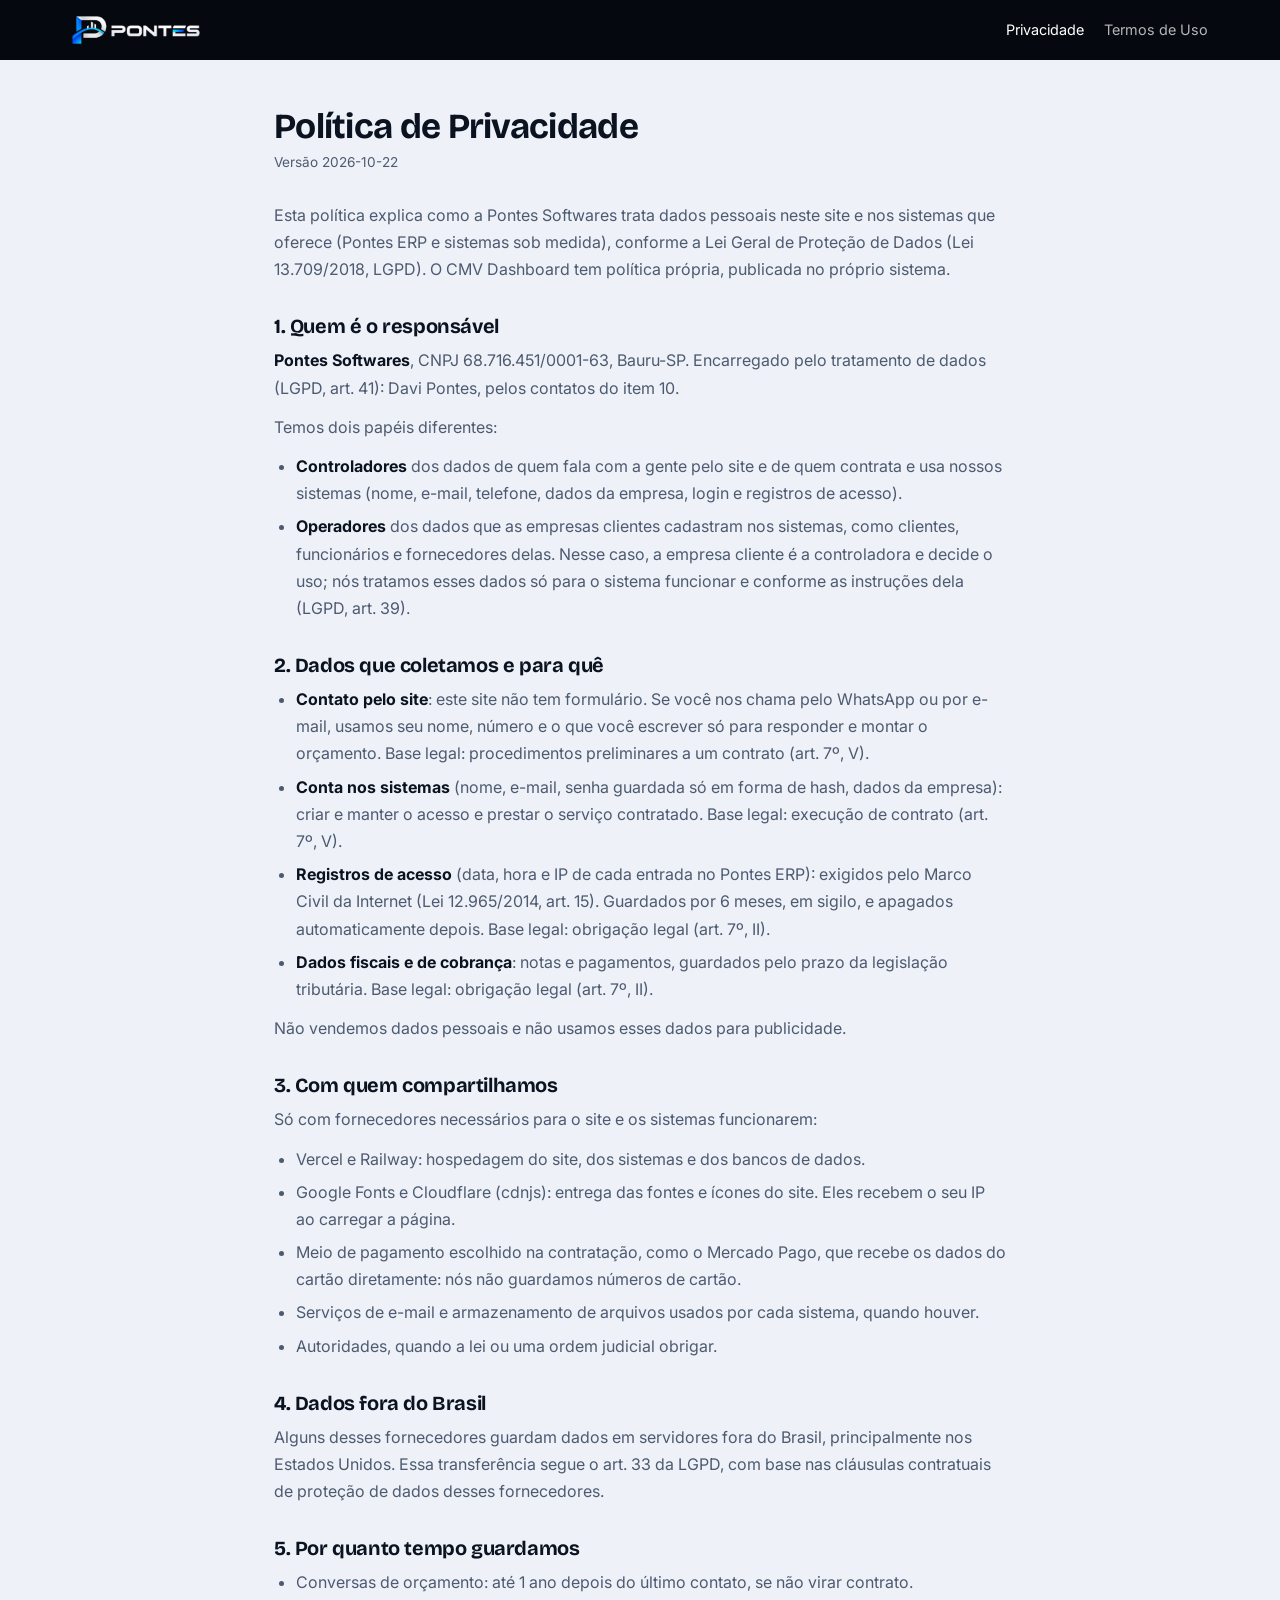
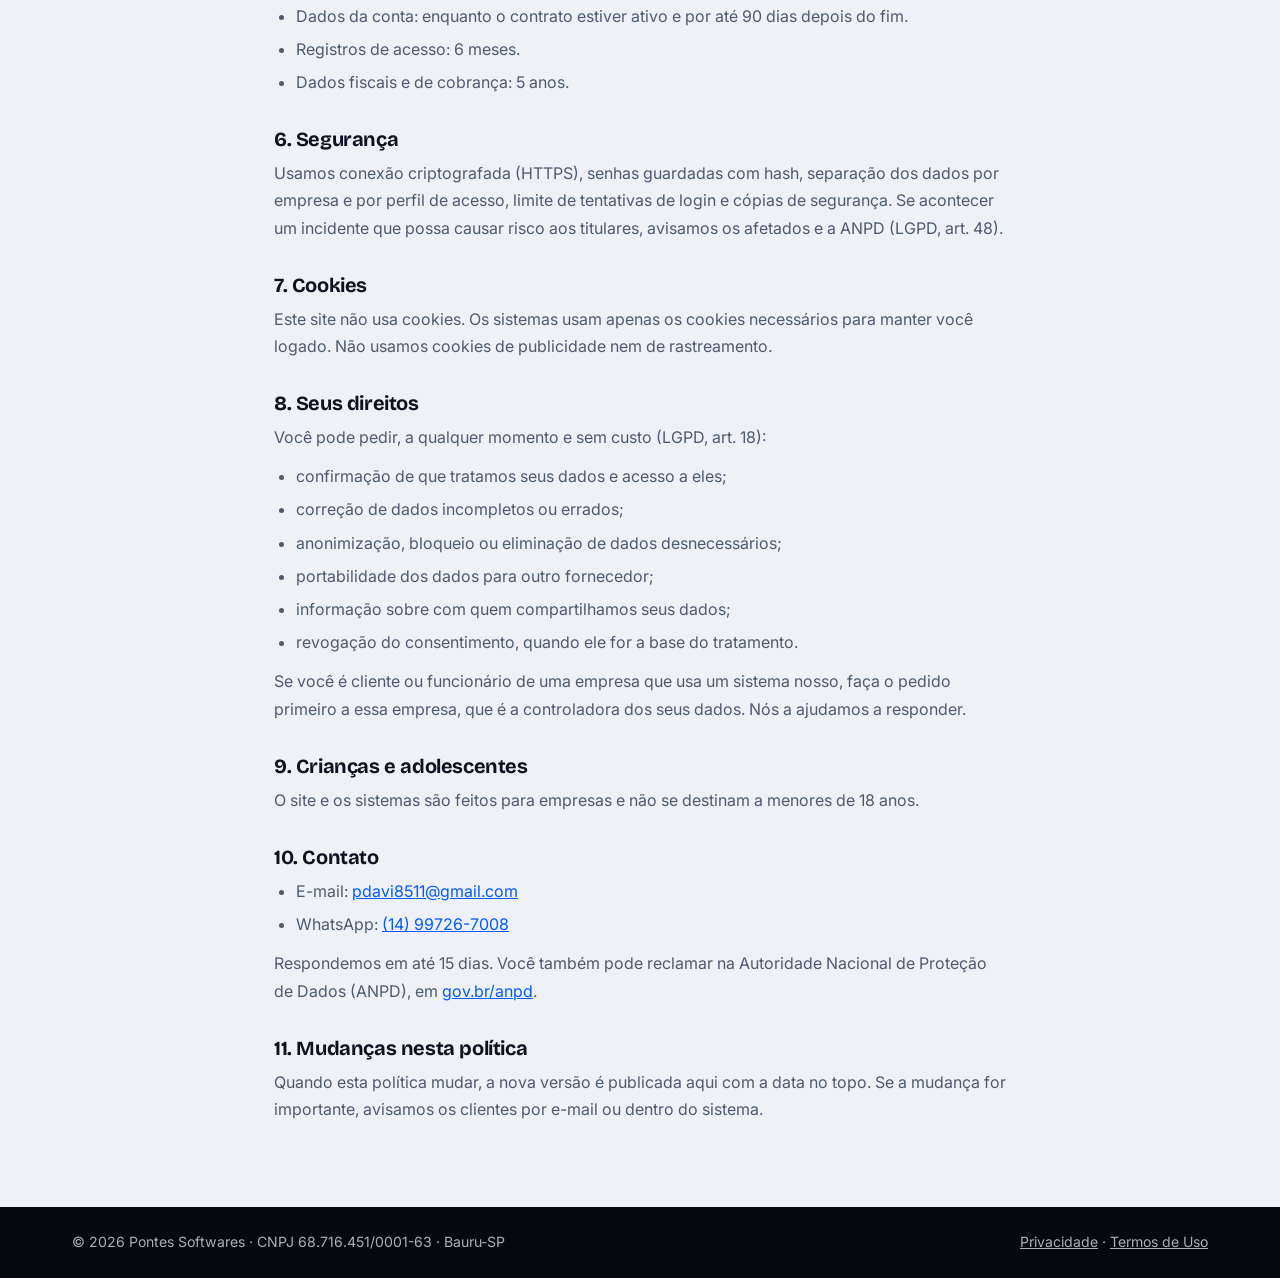
<file: privacidade.html>
<!DOCTYPE html>
<html lang="pt-BR">
<head>
<meta charset="UTF-8">
<meta name="viewport" content="width=device-width, initial-scale=1.0">
<title>Política de Privacidade — Pontes Softwares</title>
<meta name="description" content="Como a Pontes Softwares trata dados pessoais no site e nos sistemas, conforme a LGPD.">
<link rel="canonical" href="https://pontes-softwares.vercel.app/privacidade.html">
<link rel="preconnect" href="https://fonts.googleapis.com">
<link rel="preconnect" href="https://fonts.gstatic.com" crossorigin>
<link href="https://fonts.googleapis.com/css2?family=Bricolage+Grotesque:opsz,wght@12..96,600;12..96,700;12..96,800&family=Inter:wght@400;500;600;700&display=swap" rel="stylesheet">
<link rel="stylesheet" href="styles.css">
<link rel="stylesheet" href="legal.css">
<link rel="icon" type="image/png" href="assets/favicon.png">
</head>
<body>

<header class="legal-header">
  <div class="container">
    <a href="./"><img src="assets/logo-pontes-softwares.png" alt="Pontes Softwares — página inicial"></a>
    <nav aria-label="Páginas legais">
      <a href="privacidade.html" aria-current="page">Privacidade</a>
      <a href="termos.html">Termos de Uso</a>
    </nav>
  </div>
</header>

<main class="legal">
  <h1>Política de Privacidade</h1>
  <p class="versao">Versão 2026-10-22</p>

  <p>
    Esta política explica como a Pontes Softwares trata dados pessoais neste site e nos sistemas que oferece
    (Pontes ERP e sistemas sob medida), conforme a Lei Geral de Proteção de Dados (Lei 13.709/2018, LGPD).
    O CMV Dashboard tem política própria, publicada no próprio sistema.
  </p>

  <h2>1. Quem é o responsável</h2>
  <p>
    <strong>Pontes Softwares</strong>, CNPJ 68.716.451/0001-63, Bauru-SP. Encarregado pelo tratamento de dados
    (LGPD, art. 41): Davi Pontes, pelos contatos do item 10.
  </p>
  <p>Temos dois papéis diferentes:</p>
  <ul>
    <li>
      <strong>Controladores</strong> dos dados de quem fala com a gente pelo site e de quem contrata e usa nossos
      sistemas (nome, e-mail, telefone, dados da empresa, login e registros de acesso).
    </li>
    <li>
      <strong>Operadores</strong> dos dados que as empresas clientes cadastram nos sistemas, como clientes,
      funcionários e fornecedores delas. Nesse caso, a empresa cliente é a controladora e decide o uso; nós
      tratamos esses dados só para o sistema funcionar e conforme as instruções dela (LGPD, art. 39).
    </li>
  </ul>

  <h2>2. Dados que coletamos e para quê</h2>
  <ul>
    <li>
      <strong>Contato pelo site</strong>: este site não tem formulário. Se você nos chama pelo WhatsApp ou por
      e-mail, usamos seu nome, número e o que você escrever só para responder e montar o orçamento. Base legal:
      procedimentos preliminares a um contrato (art. 7º, V).
    </li>
    <li>
      <strong>Conta nos sistemas</strong> (nome, e-mail, senha guardada só em forma de hash, dados da empresa):
      criar e manter o acesso e prestar o serviço contratado. Base legal: execução de contrato (art. 7º, V).
    </li>
    <li>
      <strong>Registros de acesso</strong> (data, hora e IP de cada entrada no Pontes ERP): exigidos pelo Marco Civil
      da Internet (Lei 12.965/2014, art. 15). Guardados por 6 meses, em sigilo, e apagados automaticamente depois.
      Base legal: obrigação legal (art. 7º, II).
    </li>
    <li>
      <strong>Dados fiscais e de cobrança</strong>: notas e pagamentos, guardados pelo prazo da legislação
      tributária. Base legal: obrigação legal (art. 7º, II).
    </li>
  </ul>
  <p>Não vendemos dados pessoais e não usamos esses dados para publicidade.</p>

  <h2>3. Com quem compartilhamos</h2>
  <p>Só com fornecedores necessários para o site e os sistemas funcionarem:</p>
  <ul>
    <li>Vercel e Railway: hospedagem do site, dos sistemas e dos bancos de dados.</li>
    <li>Google Fonts e Cloudflare (cdnjs): entrega das fontes e ícones do site. Eles recebem o seu IP ao carregar a página.</li>
    <li>Meio de pagamento escolhido na contratação, como o Mercado Pago, que recebe os dados do cartão diretamente: nós não guardamos números de cartão.</li>
    <li>Serviços de e-mail e armazenamento de arquivos usados por cada sistema, quando houver.</li>
    <li>Autoridades, quando a lei ou uma ordem judicial obrigar.</li>
  </ul>

  <h2>4. Dados fora do Brasil</h2>
  <p>
    Alguns desses fornecedores guardam dados em servidores fora do Brasil, principalmente nos Estados Unidos. Essa
    transferência segue o art. 33 da LGPD, com base nas cláusulas contratuais de proteção de dados desses fornecedores.
  </p>

  <h2>5. Por quanto tempo guardamos</h2>
  <ul>
    <li>Conversas de orçamento: até 1 ano depois do último contato, se não virar contrato.</li>
    <li>Dados da conta: enquanto o contrato estiver ativo e por até 90 dias depois do fim.</li>
    <li>Registros de acesso: 6 meses.</li>
    <li>Dados fiscais e de cobrança: 5 anos.</li>
  </ul>

  <h2>6. Segurança</h2>
  <p>
    Usamos conexão criptografada (HTTPS), senhas guardadas com hash, separação dos dados por empresa e por perfil de
    acesso, limite de tentativas de login e cópias de segurança. Se acontecer um incidente que possa causar risco aos
    titulares, avisamos os afetados e a ANPD (LGPD, art. 48).
  </p>

  <h2>7. Cookies</h2>
  <p>
    Este site não usa cookies. Os sistemas usam apenas os cookies necessários para manter você logado. Não usamos
    cookies de publicidade nem de rastreamento.
  </p>

  <h2>8. Seus direitos</h2>
  <p>Você pode pedir, a qualquer momento e sem custo (LGPD, art. 18):</p>
  <ul>
    <li>confirmação de que tratamos seus dados e acesso a eles;</li>
    <li>correção de dados incompletos ou errados;</li>
    <li>anonimização, bloqueio ou eliminação de dados desnecessários;</li>
    <li>portabilidade dos dados para outro fornecedor;</li>
    <li>informação sobre com quem compartilhamos seus dados;</li>
    <li>revogação do consentimento, quando ele for a base do tratamento.</li>
  </ul>
  <p>
    Se você é cliente ou funcionário de uma empresa que usa um sistema nosso, faça o pedido primeiro a essa empresa,
    que é a controladora dos seus dados. Nós a ajudamos a responder.
  </p>

  <h2>9. Crianças e adolescentes</h2>
  <p>O site e os sistemas são feitos para empresas e não se destinam a menores de 18 anos.</p>

  <h2>10. Contato</h2>
  <ul>
    <li>E-mail: <a href="mailto:pdavi8511@gmail.com">pdavi8511@gmail.com</a></li>
    <li>WhatsApp: <a href="https://wa.me/5514997267008">(14) 99726-7008</a></li>
  </ul>
  <p>
    Respondemos em até 15 dias. Você também pode reclamar na Autoridade Nacional de Proteção de Dados (ANPD), em
    <a href="https://www.gov.br/anpd" target="_blank" rel="noopener">gov.br/anpd</a>.
  </p>

  <h2>11. Mudanças nesta política</h2>
  <p>
    Quando esta política mudar, a nova versão é publicada aqui com a data no topo. Se a mudança for importante,
    avisamos os clientes por e-mail ou dentro do sistema.
  </p>
</main>

<footer>
  <div class="container footer-inner">
    <p>&copy; 2026 Pontes Softwares · CNPJ 68.716.451/0001-63 · Bauru-SP</p>
    <p class="footer-legal"><a href="privacidade.html">Privacidade</a> · <a href="termos.html">Termos de Uso</a></p>
  </div>
</footer>

</body>
</html>
</file>
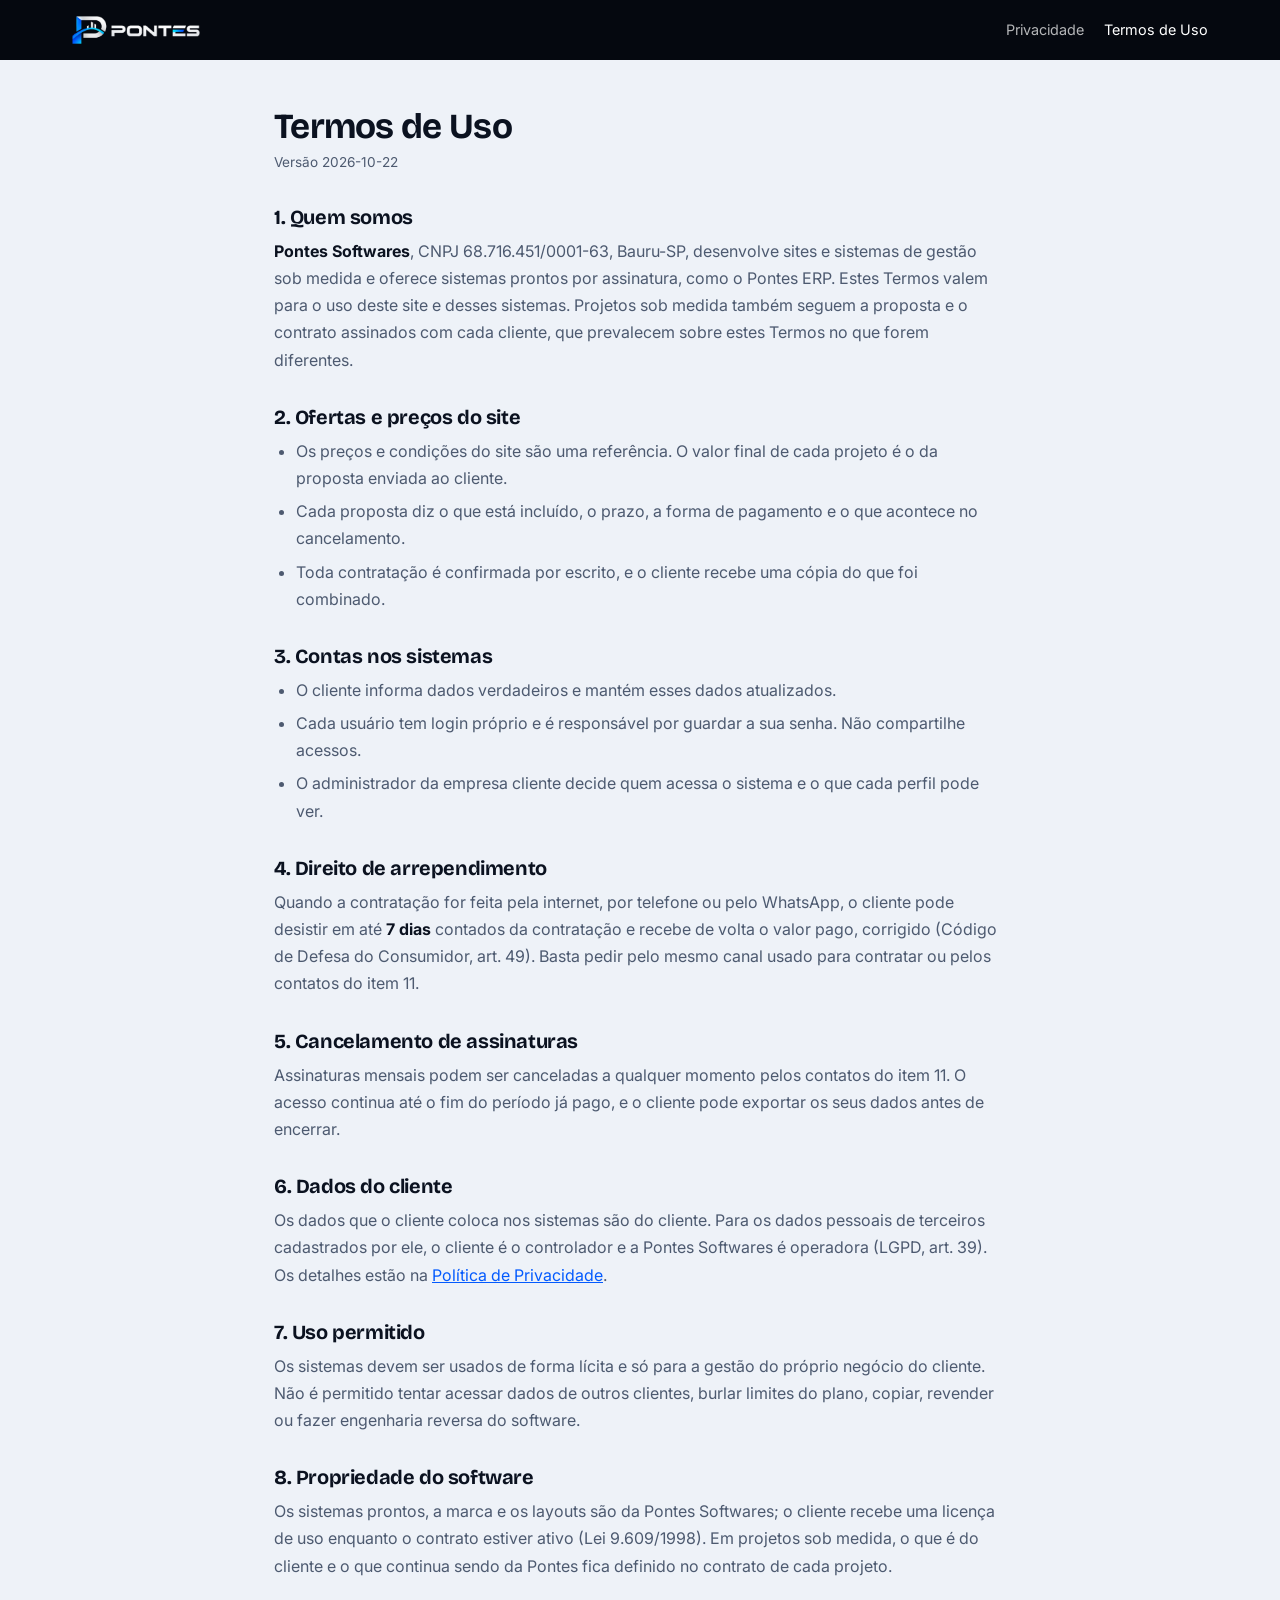
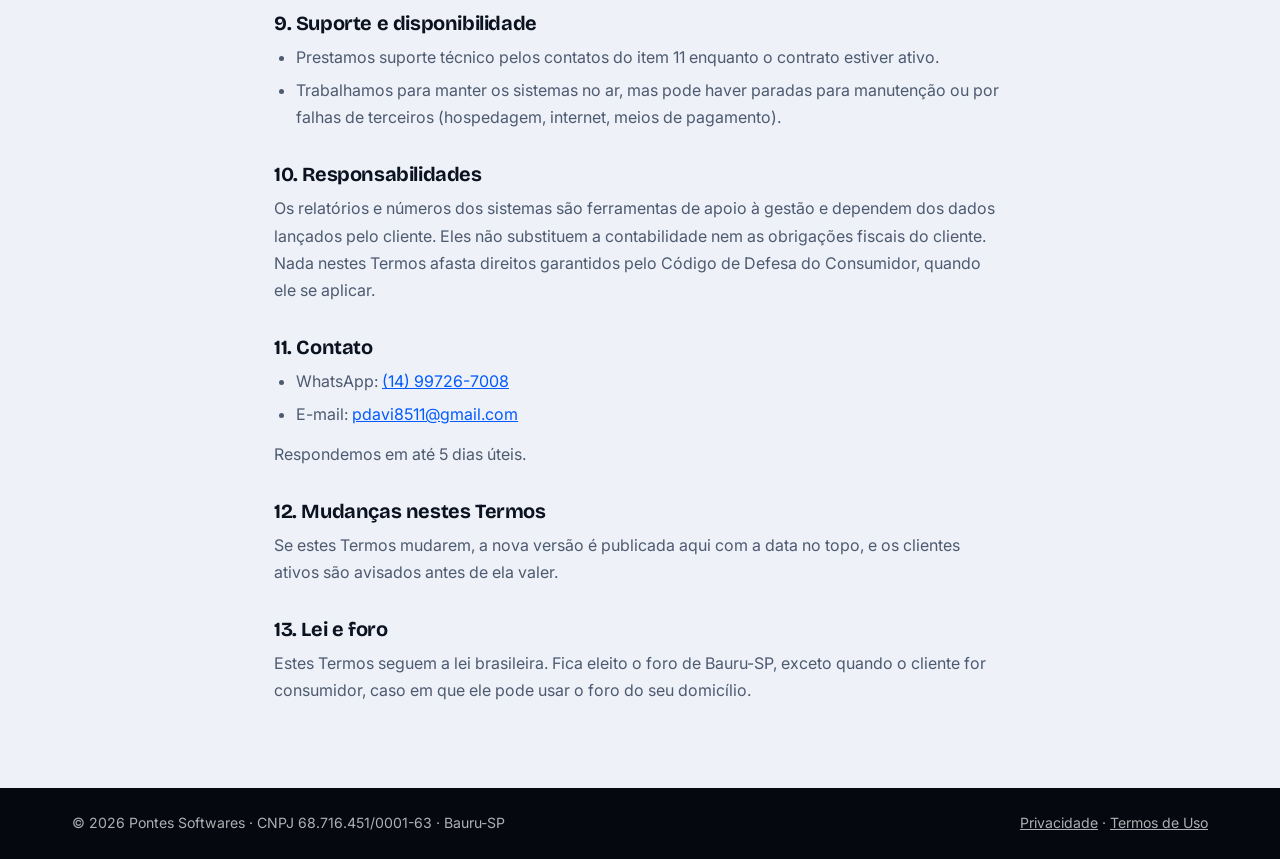
<file: termos.html>
<!DOCTYPE html>
<html lang="pt-BR">
<head>
<meta charset="UTF-8">
<meta name="viewport" content="width=device-width, initial-scale=1.0">
<title>Termos de Uso — Pontes Softwares</title>
<meta name="description" content="Termos de uso do site e dos sistemas da Pontes Softwares.">
<link rel="canonical" href="https://pontes-softwares.vercel.app/termos.html">
<link rel="preconnect" href="https://fonts.googleapis.com">
<link rel="preconnect" href="https://fonts.gstatic.com" crossorigin>
<link href="https://fonts.googleapis.com/css2?family=Bricolage+Grotesque:opsz,wght@12..96,600;12..96,700;12..96,800&family=Inter:wght@400;500;600;700&display=swap" rel="stylesheet">
<link rel="stylesheet" href="styles.css">
<link rel="stylesheet" href="legal.css">
<link rel="icon" type="image/png" href="assets/favicon.png">
</head>
<body>

<header class="legal-header">
  <div class="container">
    <a href="./"><img src="assets/logo-pontes-softwares.png" alt="Pontes Softwares — página inicial"></a>
    <nav aria-label="Páginas legais">
      <a href="privacidade.html">Privacidade</a>
      <a href="termos.html" aria-current="page">Termos de Uso</a>
    </nav>
  </div>
</header>

<main class="legal">
  <h1>Termos de Uso</h1>
  <p class="versao">Versão 2026-10-22</p>

  <h2>1. Quem somos</h2>
  <p>
    <strong>Pontes Softwares</strong>, CNPJ 68.716.451/0001-63, Bauru-SP, desenvolve sites e sistemas de gestão sob
    medida e oferece sistemas prontos por assinatura, como o Pontes ERP. Estes Termos valem para o uso
    deste site e desses sistemas. Projetos sob medida também seguem a proposta e o contrato assinados com cada cliente,
    que prevalecem sobre estes Termos no que forem diferentes.
  </p>

  <h2>2. Ofertas e preços do site</h2>
  <ul>
    <li>Os preços e condições do site são uma referência. O valor final de cada projeto é o da proposta enviada ao cliente.</li>
    <li>Cada proposta diz o que está incluído, o prazo, a forma de pagamento e o que acontece no cancelamento.</li>
    <li>Toda contratação é confirmada por escrito, e o cliente recebe uma cópia do que foi combinado.</li>
  </ul>

  <h2>3. Contas nos sistemas</h2>
  <ul>
    <li>O cliente informa dados verdadeiros e mantém esses dados atualizados.</li>
    <li>Cada usuário tem login próprio e é responsável por guardar a sua senha. Não compartilhe acessos.</li>
    <li>O administrador da empresa cliente decide quem acessa o sistema e o que cada perfil pode ver.</li>
  </ul>

  <h2>4. Direito de arrependimento</h2>
  <p>
    Quando a contratação for feita pela internet, por telefone ou pelo WhatsApp, o cliente pode desistir em até
    <strong>7 dias</strong> contados da contratação e recebe de volta o valor pago, corrigido (Código de Defesa do
    Consumidor, art. 49). Basta pedir pelo mesmo canal usado para contratar ou pelos contatos do item 11.
  </p>

  <h2>5. Cancelamento de assinaturas</h2>
  <p>
    Assinaturas mensais podem ser canceladas a qualquer momento pelos contatos do item 11. O acesso continua até o fim
    do período já pago, e o cliente pode exportar os seus dados antes de encerrar.
  </p>

  <h2>6. Dados do cliente</h2>
  <p>
    Os dados que o cliente coloca nos sistemas são do cliente. Para os dados pessoais de terceiros cadastrados por ele,
    o cliente é o controlador e a Pontes Softwares é operadora (LGPD, art. 39). Os detalhes estão na
    <a href="privacidade.html">Política de Privacidade</a>.
  </p>

  <h2>7. Uso permitido</h2>
  <p>
    Os sistemas devem ser usados de forma lícita e só para a gestão do próprio negócio do cliente. Não é permitido tentar
    acessar dados de outros clientes, burlar limites do plano, copiar, revender ou fazer engenharia reversa do software.
  </p>

  <h2>8. Propriedade do software</h2>
  <p>
    Os sistemas prontos, a marca e os layouts são da Pontes Softwares; o cliente recebe uma licença de uso enquanto o
    contrato estiver ativo (Lei 9.609/1998). Em projetos sob medida, o que é do cliente e o que continua sendo da Pontes
    fica definido no contrato de cada projeto.
  </p>

  <h2>9. Suporte e disponibilidade</h2>
  <ul>
    <li>Prestamos suporte técnico pelos contatos do item 11 enquanto o contrato estiver ativo.</li>
    <li>Trabalhamos para manter os sistemas no ar, mas pode haver paradas para manutenção ou por falhas de terceiros (hospedagem, internet, meios de pagamento).</li>
  </ul>

  <h2>10. Responsabilidades</h2>
  <p>
    Os relatórios e números dos sistemas são ferramentas de apoio à gestão e dependem dos dados lançados pelo cliente.
    Eles não substituem a contabilidade nem as obrigações fiscais do cliente. Nada nestes Termos afasta direitos
    garantidos pelo Código de Defesa do Consumidor, quando ele se aplicar.
  </p>

  <h2>11. Contato</h2>
  <ul>
    <li>WhatsApp: <a href="https://wa.me/5514997267008">(14) 99726-7008</a></li>
    <li>E-mail: <a href="mailto:pdavi8511@gmail.com">pdavi8511@gmail.com</a></li>
  </ul>
  <p>Respondemos em até 5 dias úteis.</p>

  <h2>12. Mudanças nestes Termos</h2>
  <p>
    Se estes Termos mudarem, a nova versão é publicada aqui com a data no topo, e os clientes ativos são avisados antes
    de ela valer.
  </p>

  <h2>13. Lei e foro</h2>
  <p>
    Estes Termos seguem a lei brasileira. Fica eleito o foro de Bauru-SP, exceto quando o cliente for consumidor, caso
    em que ele pode usar o foro do seu domicílio.
  </p>
</main>

<footer>
  <div class="container footer-inner">
    <p>&copy; 2026 Pontes Softwares · CNPJ 68.716.451/0001-63 · Bauru-SP</p>
    <p class="footer-legal"><a href="privacidade.html">Privacidade</a> · <a href="termos.html">Termos de Uso</a></p>
  </div>
</footer>

</body>
</html>
</file>
<file: styles.css>
/* Pontes Softwares — mesmo padrão visual das páginas do OrçaFácil e do PostaAí:
   topo azul-marinho que desce para o branco, seções claras e azuis da logo. */
*, *::before, *::after { box-sizing: border-box; margin: 0; padding: 0; }

:root {
  --noite: #05080f;
  --noite-2: #0c1424;
  --tinta: #0b1220;
  --suave: #4d5a70;
  --linha: #e1e6ee;
  --papel: #f5f7fb;
  --fundo: #eef2f8;
  --fundo-2: #e3eaf5;
  --azul: #035afe;
  --azul-escuro: #0049d6;
  --ceu: #1a8cff;
  --ciano: #7fe3ff;
  --verde: #12814f;
  --gutter: 16px;
  --fonte-titulo: 'Bricolage Grotesque', 'Inter', system-ui, sans-serif;

  /* nomes antigos, usados pelas páginas legais */
  --text: var(--tinta);
  --muted: var(--suave);
  --border: var(--linha);
  --accent: var(--azul);
  --accent2: var(--azul);
}

@media (min-width: 768px) { :root { --gutter: 32px; } }

html { scroll-behavior: smooth; scroll-padding-top: 72px; }

body {
  min-height: 100vh;
  overflow-x: clip;
  background: var(--fundo);
  color: var(--tinta);
  font-family: 'Inter', system-ui, sans-serif;
  font-size: 1rem;
  line-height: 1.6;
  -webkit-font-smoothing: antialiased;
}

a { color: inherit; text-decoration: none; }
img { max-width: 100%; height: auto; }
ul, ol { list-style: none; }
button { font: inherit; background: none; border: 0; color: inherit; }

h1, h2, h3 {
  font-family: var(--fonte-titulo);
  font-weight: 700;
  letter-spacing: -0.02em;
  line-height: 1.1;
  text-wrap: balance;
}

:focus-visible { outline: 2px solid var(--ceu); outline-offset: 2px; }

.box, .container {
  width: 100%;
  max-width: 1200px;
  margin-inline: auto;
  padding-inline: var(--gutter);
}

/* ─── Botões ─── */
.btn {
  display: inline-flex;
  align-items: center;
  justify-content: center;
  gap: 8px;
  min-height: 48px;
  padding: 10px 22px;
  border: 1px solid transparent;
  border-radius: 10px;
  font-weight: 600;
  text-align: center;
  cursor: pointer;
  transition: background-color .15s, border-color .15s, color .15s, transform .15s;
}
.btn:active { transform: translateY(1px); }
.btn-azul { background: var(--azul); color: #fff; }
.btn-azul:hover { background: var(--azul-escuro); }
.btn-claro { border-color: rgb(255 255 255 / .28); color: #fff; }
.btn-claro:hover { background: rgb(255 255 255 / .1); }
.btn-linha { border-color: var(--linha); color: var(--tinta); background: #fff; }
.btn-linha:hover { border-color: var(--azul); color: var(--azul); }
.btn-grande { min-height: 56px; padding: 14px 28px; font-size: 1.05rem; }

/* ─── Cabeçalho ─── */
.topo {
  position: sticky;
  top: 0;
  z-index: 40;
  border-bottom: 1px solid rgb(255 255 255 / .1);
  background: rgb(5 8 15 / .92);
  backdrop-filter: blur(10px);
  -webkit-backdrop-filter: blur(10px);
  color: #fff;
}
.topo-linha { display: flex; align-items: center; gap: 24px; height: 64px; }
.topo-logo img { display: block; height: 32px; width: auto; }
.topo-nav { display: none; gap: 22px; font-size: .92rem; color: rgb(255 255 255 / .76); }
.topo-nav a:hover { color: #fff; }
.topo-cta { display: none; margin-left: auto; min-height: 40px; padding: 6px 14px; font-size: .92rem; }
.topo-menu {
  display: inline-flex;
  width: 44px;
  height: 44px;
  margin-left: auto;
  align-items: center;
  justify-content: center;
  border-radius: 10px;
  font-size: 1.2rem;
  cursor: pointer;
}
.menu-aberto { display: flex; flex-direction: column; padding-block: 4px 14px; border-top: 1px solid rgb(255 255 255 / .1); }
.menu-aberto[hidden] { display: none; }
.menu-aberto a { padding: 12px 0; color: rgb(255 255 255 / .85); }
@media (min-width: 960px) {
  /* como nos sites dos produtos: menu logo depois da logo, botão encostado à direita */
  .topo-nav { display: inline-flex; }
  .topo-cta { display: inline-flex; margin-left: auto; }
  .topo-menu, .menu-aberto { display: none !important; }
}

/* ─── Hero: escuro em cima, a tela do produto invade o branco ─── */
.hero {
  --invade: 56px;
  position: relative;
  background: linear-gradient(var(--noite) calc(100% - var(--invade) - 260px), #0a2a6e calc(100% - var(--invade) - 90px), var(--azul) calc(100% - var(--invade) + 10px), #cfe2ff calc(100% - var(--invade) + 90px), var(--fundo) 100%);
  color: #fff;
}
@media (min-width: 768px) { .hero { --invade: 200px; } }
.hero-grade {
  position: absolute;
  inset: 0 0 calc(var(--invade) + 200px);
  display: grid;
  grid-template-columns: repeat(6, 1fr);
  pointer-events: none;
}
.hero-grade span { border-left: 1px solid rgb(127 227 255 / .08); }
.hero-texto {
  position: relative;
  max-width: 900px;
  margin-inline: auto;
  padding-block: 72px 44px;
  text-align: center;
}
.hero h1 { font-size: clamp(2.5rem, 7.4vw, 5rem); letter-spacing: -.035em; line-height: 1.02; }
.hero h1 em { color: var(--ciano); font-style: normal; }
.hero h1 .cursor {
  display: inline-block;
  width: .07em;
  height: .88em;
  margin-left: .05em;
  vertical-align: -.06em;
  border-radius: 2px;
  background: var(--ciano);
}
@media (prefers-reduced-motion: no-preference) {
  .hero h1 .cursor { animation: pisca 1s steps(1) infinite; }
  @keyframes pisca { 50% { opacity: 0; } }
}
.hero-texto > p {
  max-width: 640px;
  margin: 22px auto 0;
  color: rgb(255 255 255 / .74);
  font-size: clamp(1.05rem, 2.2vw, 1.22rem);
}
.hero-texto > p.hero-nota { margin-top: 16px; color: rgb(255 255 255 / .56); font-size: .88rem; }
.hero-acoes { display: flex; flex-direction: column; gap: 10px; margin-top: 30px; }
@media (min-width: 560px) { .hero-acoes { flex-direction: row; justify-content: center; } }

/* Atalhos dos produtos, logo abaixo da cena dos aparelhos: os três lado a lado, nenhum em destaque */
.atalhos { padding-top: 40px; }
.vitrine {
  display: grid;
  gap: 14px;
  position: relative;
}
@media (min-width: 900px) {
  .vitrine { grid-template-columns: repeat(3, minmax(0, 1fr)); }
  .vitrine-medida { grid-column: 1 / -1; }
}
.vitrine-item {
  display: flex;
  flex-direction: column;
  overflow: hidden;
  border: 1px solid var(--linha);
  border-radius: 14px;
  background: #fff;
  color: var(--tinta);
  box-shadow: 0 24px 60px -24px rgb(8 20 44 / .34);
  transition: transform .2s, box-shadow .2s, border-color .2s;
}
.vitrine-item:hover { transform: translateY(-4px); border-color: #c3d5f5; box-shadow: 0 30px 60px -22px rgb(8 20 44 / .42); }
/* as telas já aparecem nos aparelhos do topo; aqui ficam só os atalhos */
.vitrine-tela { display: none; }
.vitrine-info { display: flex; align-items: center; gap: 12px; padding: 14px 16px; }
.vitrine-info img { flex: none; width: 40px; height: 40px; border-radius: 10px; }
.vitrine-item b { display: block; font-family: var(--fonte-titulo); font-size: 1.15rem; letter-spacing: -.01em; line-height: 1.2; }
.vitrine-item small { display: block; margin-top: 2px; color: var(--suave); font-size: .88rem; line-height: 1.35; }
.vitrine-medida { flex-direction: row; align-items: center; gap: 14px; padding: 16px 18px; }
.vitrine-medida > span:nth-child(2) { flex: 1; }
.vitrine-medida-icone {
  display: inline-flex;
  flex: none;
  width: 40px;
  height: 40px;
  align-items: center;
  justify-content: center;
  border-radius: 10px;
  background: #e6efff;
  color: var(--azul);
}
.vitrine-medida > .fa-arrow-right { color: var(--azul); }
@media (max-width: 899px) {
  .vitrine { gap: 10px; }
  .vitrine-info, .vitrine-medida { padding: 12px 14px; }
}

/* ─── Moldura de tela do produto ─── */
.tela {
  overflow: hidden;
  border: 1px solid var(--linha);
  border-radius: 14px;
  background: #fff;
  box-shadow: 0 24px 60px -24px rgb(8 20 44 / .34);
  cursor: zoom-in;
}
.tela-barra {
  display: flex;
  align-items: center;
  gap: 12px;
  padding: 9px 14px;
  border-bottom: 1px solid var(--linha);
  background: var(--papel);
  color: var(--suave);
  font-size: .72rem;
}
.tela-barra b { flex: 1; font-weight: 600; color: var(--tinta); white-space: nowrap; overflow: hidden; text-overflow: ellipsis; }
.tela-barra > span:last-child { white-space: nowrap; }
.pontos { display: inline-flex; gap: 5px; }
.pontos i { width: 9px; height: 9px; border-radius: 50%; background: #d4dae4; }
.tela img { display: block; width: 100%; height: auto; transition: opacity .2s; }

/* ─── Números ─── */
.numeros { padding-block: 56px 8px; }
.numeros-grade { display: grid; grid-template-columns: repeat(2, 1fr); gap: 28px 16px; }
@media (min-width: 768px) { .numeros-grade { grid-template-columns: repeat(4, 1fr); } }
.numeros-grade div { padding-left: 16px; border-left: 3px solid var(--azul); }
.numeros-grade b {
  display: block;
  font-family: var(--fonte-titulo);
  font-size: clamp(2.2rem, 5vw, 3rem);
  font-weight: 800;
  letter-spacing: -.03em;
  line-height: 1;
  font-variant-numeric: tabular-nums;
}
.numeros-grade span { display: block; margin-top: 8px; color: var(--suave); font-size: .95rem; line-height: 1.4; }

/* ─── Seções ─── */
.secao { padding-block: 56px; }
@media (min-width: 768px) { .secao { padding-block: 76px; } }
.papel { background: var(--fundo-2); }
/* linhas verticais discretas, como as do topo */
.colunas {
  background-image: linear-gradient(to right, rgb(3 90 254 / .07) 1px, transparent 1px);
  background-size: calc(100% / 6) 100%;
  background-position: calc(100% / 12) 0;
}
.escura {
  background: radial-gradient(800px 360px at 85% 0%, rgb(26 140 255 / .22), transparent 70%), var(--noite-2);
  color: #fff;
}
.escura .rotulo { color: var(--ciano); }
.escura .passos li { border-left-color: rgb(255 255 255 / .14); }
.escura .passos li:hover { border-left-color: var(--ciano); }
.escura .passos span { color: var(--ciano); }
.escura .passos p { color: rgb(255 255 255 / .7); }
.rotulo {
  margin-bottom: 12px;
  color: var(--azul);
  font-size: .82rem;
  font-weight: 700;
  letter-spacing: .08em;
  text-transform: uppercase;
}
.titulo { max-width: 800px; font-size: clamp(2rem, 5vw, 3.2rem); }
.sub { max-width: 640px; margin-top: 16px; color: var(--suave); font-size: 1.08rem; }

.lista-check li { display: flex; gap: 10px; margin-top: 9px; line-height: 1.45; }
.lista-check i { flex: none; margin-top: 4px; color: var(--azul); font-size: .9rem; }

/* ─── Produtos ─── */
.produto { display: grid; align-items: center; gap: 32px; margin-top: 64px; }
.produto + .produto { margin-top: 96px; }
.produto-marca { display: flex; align-items: center; gap: 14px; }
.produto-marca img { width: 48px; height: 48px; border-radius: 12px; box-shadow: 0 6px 16px -6px rgb(8 20 44 / .35); }
.produto-marca h3 { font-size: 1.6rem; }
.produto-marca h3 span { color: var(--ceu); }
.produto-marca small { display: block; margin-top: 2px; color: var(--suave); font-size: .9rem; }
.produto-frase {
  margin-top: 22px;
  font-family: var(--fonte-titulo);
  font-size: clamp(1.5rem, 3.4vw, 2.2rem);
  font-weight: 700;
  letter-spacing: -.02em;
  line-height: 1.15;
}
.produto-texto > p:not(.produto-frase):not(.produto-prova) { margin-top: 14px; color: var(--suave); font-size: 1.05rem; }
.produto .lista-check { margin-top: 14px; }
.produto-prova {
  display: flex;
  gap: 10px;
  margin-top: 18px;
  padding: 12px 14px;
  border-radius: 10px;
  background: #e6efff;
  color: var(--azul-escuro);
  font-size: .93rem;
  font-weight: 600;
}
.produto-prova i { margin-top: 3px; }
.produto .btn { margin-top: 24px; }
@media (min-width: 960px) {
  .produto { grid-template-columns: minmax(0, 5fr) minmax(0, 7fr); gap: 64px; }
  .produto.inverte { grid-template-columns: minmax(0, 7fr) minmax(0, 5fr); }
  .produto.inverte > :first-child { order: 2; }
}

/* ─── Sob medida ─── */
.cartoes { display: grid; gap: 16px; margin-top: 44px; }
@media (min-width: 860px) { .cartoes { grid-template-columns: repeat(3, 1fr); } }
.cartao {
  padding: 28px;
  border: 1px solid var(--linha);
  border-radius: 16px;
  background: #fff;
  transition: border-color .2s, transform .2s, box-shadow .2s;
}
.cartao:hover { border-color: #c3d5f5; transform: translateY(-3px); box-shadow: 0 16px 36px -20px rgb(8 20 44 / .3); }
.cartao-icone {
  display: inline-flex;
  width: 46px;
  height: 46px;
  align-items: center;
  justify-content: center;
  border-radius: 12px;
  background: #e6efff;
  color: var(--azul);
  font-size: 1.15rem;
}
.cartao h3 { margin-top: 18px; font-size: 1.3rem; }
.cartao p { margin-top: 8px; color: var(--suave); }
.outros { display: flex; flex-wrap: wrap; align-items: center; gap: 12px; margin-top: 32px; }
.outros-titulo { margin-right: 4px; color: var(--suave); font-size: 1.05rem; font-weight: 600; }
.outros span:not(.outros-titulo) {
  display: inline-flex;
  align-items: center;
  gap: 7px;
  padding: 11px 18px;
  border: 1px solid var(--linha);
  border-radius: 99px;
  background: #fff;
  font-size: 1.02rem;
  font-weight: 600;
}
.outros i { color: var(--azul); }

/* ─── Como funciona ─── */
.passos { display: grid; gap: 16px; margin-top: 44px; counter-reset: passo; }
@media (min-width: 640px) { .passos { grid-template-columns: repeat(2, 1fr); } }
@media (min-width: 1040px) { .passos { grid-template-columns: repeat(4, 1fr); } }
.passos li { padding: 24px 22px; border-left: 3px solid var(--linha); transition: border-color .2s; }
.passos li:hover { border-left-color: var(--azul); }
.passos span { color: var(--azul); font-family: var(--fonte-titulo); font-weight: 700; }
.passos h3 { margin-top: 8px; font-size: 1.2rem; }
.passos p { margin-top: 6px; color: var(--suave); font-size: .96rem; }

/* ─── Planos ─── */
.planos { display: grid; gap: 16px; max-width: 920px; margin-top: 44px; }
@media (min-width: 820px) { .planos { grid-template-columns: repeat(2, 1fr); align-items: stretch; } }
.plano { display: flex; flex-direction: column; padding: 30px; border: 1px solid var(--linha); border-radius: 16px; background: #fff; }
.plano.destaque { border: 2px solid var(--azul); }
.plano-topo { display: flex; align-items: center; justify-content: space-between; gap: 8px; }
.plano h3 { font-size: 1.4rem; }
.selo { flex: none; padding: 2px 10px; border-radius: 99px; background: #e6efff; color: var(--azul-escuro); font-size: .76rem; font-weight: 700; }
.preco {
  margin-top: 14px;
  font-family: var(--fonte-titulo);
  font-size: 2.4rem;
  font-weight: 700;
  letter-spacing: -.02em;
  line-height: 1.1;
  font-variant-numeric: tabular-nums;
}
.preco small { color: var(--suave); font-family: 'Inter', sans-serif; font-size: .95rem; font-weight: 400; letter-spacing: 0; }
.plano-nota { margin-top: 8px; color: var(--suave); font-size: .95rem; }
.plano-nota .fa-circle-check { color: var(--verde); }
.plano .lista-check { flex: 1; margin-block: 16px 24px; }
.nota-planos { margin-top: 20px; color: var(--suave); font-size: .92rem; }
.nota-planos a { color: var(--azul); text-decoration: underline; }

/* ─── Sobre ─── */
.sobre { display: grid; gap: 40px; align-items: center; }
@media (min-width: 900px) { .sobre { grid-template-columns: minmax(0, 4fr) minmax(0, 7fr); gap: 64px; } }
.sobre-foto { position: relative; max-width: 420px; margin-right: 18px; }
.sobre-foto::before {
  content: '';
  position: absolute;
  inset: 18px -18px -18px 18px;
  border-radius: 20px;
  background: linear-gradient(135deg, var(--azul), var(--ciano));
  opacity: .9;
}
.sobre-foto img { position: relative; display: block; width: 100%; aspect-ratio: 1; object-fit: cover; border-radius: 20px; }
.sobre-texto { margin-top: 16px; color: var(--suave); font-size: 1.05rem; }
.sobre-texto strong { color: var(--tinta); }
.sobre-itens { margin-block: 20px 28px; }
.sobre-itens li { display: flex; align-items: center; gap: 12px; margin-top: 10px; font-weight: 500; }
.sobre-itens i {
  display: inline-flex;
  flex: none;
  width: 34px;
  height: 34px;
  align-items: center;
  justify-content: center;
  border-radius: 9px;
  background: #e6efff;
  color: var(--azul);
  font-size: .9rem;
}

/* ─── CTA final ─── */
.final { padding-top: 0; }
.final-caixa {
  padding: 64px 24px;
  border-radius: 24px;
  background: radial-gradient(700px 300px at 20% 0%, rgb(26 140 255 / .35), transparent 70%), var(--noite-2);
  color: #fff;
  text-align: center;
}
.final-caixa h2 { max-width: 760px; margin-inline: auto; font-size: clamp(2rem, 5.4vw, 3.4rem); }
.final-caixa p { max-width: 560px; margin: 16px auto 28px; color: rgb(255 255 255 / .72); font-size: 1.08rem; }

/* ─── Rodapé ─── */
.rodape { background: var(--noite); color: rgb(255 255 255 / .68); font-size: .92rem; }
.rodape-grade { display: grid; gap: 32px; padding-block: 52px 28px; }
@media (min-width: 768px) { .rodape-grade { grid-template-columns: 2fr 1fr 1fr 1fr; } }
.rodape-logo { display: block; height: 30px; width: auto; margin-bottom: 14px; }
.rodape-grade p { max-width: 320px; }
.rodape h3 { margin-bottom: 10px; color: #fff; font-family: 'Inter', sans-serif; font-size: .9rem; font-weight: 600; letter-spacing: 0; }
.rodape li { margin-top: 7px; }
.rodape a:hover { color: #fff; text-decoration: underline; }
.redes { display: flex; gap: 8px; margin-top: 16px; }
.redes a {
  display: inline-flex;
  width: 38px;
  height: 38px;
  align-items: center;
  justify-content: center;
  border: 1px solid rgb(255 255 255 / .14);
  border-radius: 10px;
  font-size: 1rem;
}
.redes a:hover { border-color: rgb(255 255 255 / .4); text-decoration: none; }
.rodape-base { padding-block: 18px 28px; border-top: 1px solid rgb(255 255 255 / .1); font-size: .82rem; }

/* Rodapé simples das páginas legais */
footer:not(.rodape) { background: var(--noite); color: rgb(255 255 255 / .68); font-size: .88rem; }
.footer-inner { display: flex; flex-wrap: wrap; justify-content: space-between; gap: 8px 24px; padding-block: 24px; }
.footer-legal a { color: inherit; text-decoration: underline; }
.footer-legal a:hover { color: #fff; }

/* ─── WhatsApp flutuante ─── */
.whats-flutua {
  position: fixed;
  right: 20px;
  bottom: 20px;
  z-index: 50;
  display: inline-flex;
  width: 56px;
  height: 56px;
  align-items: center;
  justify-content: center;
  border-radius: 50%;
  background: #25d366;
  color: #fff;
  font-size: 1.7rem;
  box-shadow: 0 10px 28px -8px rgb(37 211 102 / .7);
  transition: transform .2s;
}
.whats-flutua:hover { transform: scale(1.07); }
@media (prefers-reduced-motion: no-preference) {
  .whats-flutua { animation: whats-pulsa 2.4s ease-in-out infinite; }
  @keyframes whats-pulsa { 50% { transform: scale(1.06); } }
}

/* ─── Ampliar tela ─── */
.amplia {
  width: min(1320px, calc(100vw - 24px));
  max-width: none;
  max-height: calc(100vh - 24px);
  margin: auto;
  padding: 0;
  overflow: auto;
  border: 0;
  border-radius: 12px;
  background: #fff;
}
.amplia::backdrop { background: rgb(5 8 15 / .82); }
.amplia img { display: block; width: 100%; height: auto; }
.amplia-fechar {
  position: sticky;
  top: 8px;
  float: right;
  display: inline-flex;
  width: 44px;
  height: 44px;
  margin: 8px 8px -52px 0;
  align-items: center;
  justify-content: center;
  border-radius: 10px;
  background: var(--noite);
  color: #fff;
  font-size: 1.1rem;
  cursor: pointer;
}

/* ─── Animações ─── */
@media (prefers-reduced-motion: no-preference) {
  .sobe { animation: sobe .6s cubic-bezier(.2, .7, .2, 1) both; }
  .vitrine.sobe { animation-delay: .12s; }
  @keyframes sobe { from { opacity: 0; transform: translateY(14px); } }
  .revela { opacity: 0; transform: translateY(18px); transition: opacity .6s ease, transform .6s cubic-bezier(.2, .7, .2, 1); }
  .revela.visivel { opacity: 1; transform: none; }
}

/* ─── Cena com os aparelhos: monitor, notebook, tablet e iPhone com telas reais do sistema ───
   Tudo em % e cqw (largura da cena), então a cena inteira escala junto em qualquer tela. */
.s-aparelhos {
  position: relative;
  width: 100%;
  aspect-ratio: 16 / 9.4;
  container-type: inline-size;
  isolation: isolate;
}
.s-aparelhos::after {
  content: '';
  position: absolute;
  left: 4%;
  right: 4%;
  bottom: -1.2cqw;
  height: 3cqw;
  border-radius: 50%;
  background: radial-gradient(closest-side, rgb(8 20 44 / 0.28), transparent);
  z-index: -1;
}
.s-ap-tela {
  position: relative;
  overflow: hidden;
  background: #0f1626;
}
.s-ap-tela > img {
  display: block;
  width: 100%;
  height: 100%;
  object-fit: cover;
  object-position: left top;
}
/* reflexo discreto do vidro */
.s-ap-tela::after {
  content: '';
  position: absolute;
  inset: 0;
  background: linear-gradient(115deg, rgb(255 255 255 / 0.07) 0%, transparent 38%);
  pointer-events: none;
}

/* Monitor (estilo iMac) */
.s-ap-monitor {
  position: absolute;
  top: 0;
  left: 17%;
  width: 66%;
}
.s-ap-monitor-moldura {
  padding: 1cqw 1cqw 0;
  border-radius: 1.4cqw 1.4cqw 0 0;
  background: #0b0d12;
  box-shadow: inset 0 0 0 0.12cqw #2c3038;
}
.s-ap-monitor .s-ap-tela {
  aspect-ratio: 16 / 10;
  border-radius: 0.3cqw;
}
.s-ap-monitor-queixo {
  height: 3cqw;
  border-radius: 0 0 1.4cqw 1.4cqw;
  background: linear-gradient(#e3e6ea, #b7bcc4);
}
.s-ap-monitor-pe {
  width: 17%;
  height: 6cqw;
  margin: 0 auto;
  background: linear-gradient(90deg, #a3a8b0, #e2e5e9 50%, #a3a8b0);
  clip-path: polygon(14% 0, 86% 0, 100% 100%, 0 100%);
}
.s-ap-monitor-base {
  width: 28%;
  height: 0.8cqw;
  margin: 0 auto;
  border-radius: 0.4cqw 0.4cqw 0.3cqw 0.3cqw;
  background: linear-gradient(#e7e9ed, #a0a5ad);
}

/* Notebook (estilo MacBook) */
.s-ap-notebook {
  position: absolute;
  left: 0;
  bottom: 1.5%;
  width: 47%;
  filter: drop-shadow(0 1.4cqw 1.6cqw rgb(8 20 44 / 0.35));
}
.s-ap-notebook-tampa {
  position: relative;
  margin: 0 6.5%;
  padding: 0.85cqw 0.85cqw 1.2cqw;
  border-radius: 1.2cqw 1.2cqw 0.2cqw 0.2cqw;
  background: #0b0d12;
  box-shadow: inset 0 0 0 0.12cqw #30343b;
}
.s-ap-notebook-tampa::before {
  content: '';
  position: absolute;
  top: 0.32cqw;
  left: 50%;
  width: 0.32cqw;
  height: 0.32cqw;
  border-radius: 50%;
  background: #252931;
  transform: translateX(-50%);
}
.s-ap-notebook .s-ap-tela {
  aspect-ratio: 16 / 10;
  border-radius: 0.2cqw;
}
.s-ap-notebook-base {
  position: relative;
  height: 1.3cqw;
  border-radius: 0 0 1.3cqw 1.3cqw / 0 0 1.3cqw 1.3cqw;
  background: linear-gradient(#e6e8ec, #a7acb4);
}
.s-ap-notebook-base::before {
  content: '';
  position: absolute;
  top: 0;
  left: 50%;
  width: 15%;
  height: 45%;
  border-radius: 0 0 0.6cqw 0.6cqw;
  background: #b9bec5;
  transform: translateX(-50%);
}

/* Tablet (estilo iPad, deitado) */
.s-ap-tablet {
  position: absolute;
  right: 9.5%;
  bottom: 1.5%;
  width: 28%;
  padding: 0.9cqw;
  border-radius: 1.9cqw;
  background: linear-gradient(150deg, #3b3f46 0%, #1b1d21 45%, #2c2f35 100%);
  box-shadow:
    inset 0 0 0 0.14cqw #55595f,
    inset 0 0 0 0.35cqw #121316,
    0 1.8cqw 2.6cqw -1cqw rgb(8 20 44 / 0.55);
}
.s-ap-tablet .s-ap-tela {
  aspect-ratio: 1.43;
  border-radius: 1cqw;
}

/* iPhone (mesmo desenho do iPhone dos sites, em escala da cena) */
.s-ap-iphone {
  position: absolute;
  right: 0.5%;
  bottom: 0;
  width: 12.5%;
  padding: 0.55cqw;
  border-radius: 2.5cqw;
  background: linear-gradient(150deg, #3b3f46 0%, #1b1d21 45%, #2c2f35 100%);
  box-shadow:
    inset 0 0 0 0.12cqw #55595f,
    inset 0 0 0 0.3cqw #121316,
    0 1.8cqw 2.6cqw -1cqw rgb(8 20 44 / 0.6);
}
.s-ap-iphone-botao {
  position: absolute;
  width: 0.28cqw;
  border-radius: 0.14cqw;
  background: linear-gradient(90deg, #26292e, #4a4e55);
}
.s-ap-iphone-acao { left: -0.2cqw; top: 17%; height: 4%; }
.s-ap-iphone-vol1 { left: -0.2cqw; top: 25%; height: 8%; }
.s-ap-iphone-vol2 { left: -0.2cqw; top: 35%; height: 8%; }
.s-ap-iphone-power { right: -0.2cqw; top: 28%; height: 12%; }
.s-ap-iphone .s-ap-tela {
  display: flex;
  flex-direction: column;
  aspect-ratio: 9 / 19.5;
  border-radius: 2cqw;
  background: #121a2c;
}
.s-ap-iphone .s-ap-tela > img {
  flex: 1;
  min-height: 0;
  height: auto;
}
.s-ap-iphone-status {
  display: flex;
  flex: none;
  align-items: center;
  justify-content: space-between;
  height: 2.1cqw;
  padding: 0.3cqw 1.1cqw 0 1.5cqw;
  background: #121a2c;
  color: #fff;
  font: 600 0.68cqw/1 -apple-system, 'SF Pro Text', 'Inter', system-ui, sans-serif;
}
.s-ap-iphone-status svg {
  width: auto;
  height: 0.5cqw;
}
.s-ap-iphone-icones {
  display: inline-flex;
  align-items: center;
  gap: 0.22cqw;
}
.s-ap-iphone-ilha {
  position: absolute;
  top: 0.5cqw;
  left: 50%;
  width: 31%;
  height: 1.2cqw;
  border-radius: 0.9cqw;
  background: #000;
  transform: translateX(-50%);
}
.s-ap-iphone-home {
  position: absolute;
  bottom: 0.35cqw;
  left: 50%;
  width: 36%;
  height: 0.24cqw;
  border-radius: 0.12cqw;
  background: rgb(255 255 255 / 0.85);
  transform: translateX(-50%);
}
/* cena sem celular: o tablet ocupa o canto */
.s-aparelhos:not(:has(.s-ap-iphone)) .s-ap-tablet {
  right: 0;
  width: 31%;
}

/* Ao passar o mouse, o aparelho vem um pouco à frente (só com mouse e sem "reduzir movimento") */
.s-ap-monitor,
.s-ap-notebook,
.s-ap-tablet,
.s-ap-iphone {
  transform-origin: 50% 100%;
}
@media (hover: hover) and (prefers-reduced-motion: no-preference) {
  .s-ap-monitor,
  .s-ap-notebook,
  .s-ap-tablet,
  .s-ap-iphone {
    transition: transform 0.45s cubic-bezier(0.2, 0.7, 0.2, 1), filter 0.45s ease;
  }
  .s-ap-monitor:hover,
  .s-ap-notebook:hover,
  .s-ap-tablet:hover,
  .s-ap-iphone:hover {
    z-index: 2;
    transform: translateY(-0.8cqw) scale(1.04);
    filter: drop-shadow(0 2.4cqw 2.6cqw rgb(8 20 44 / 0.38));
  }
}

/* ─── Barra de rolagem (mesma nos sites da Pontes e dos produtos) ───
   No body também: se ele tem estilo de barra, o Chrome usa o dele para a barra da página. */
:is(html, body)::-webkit-scrollbar {
  width: 12px;
}
:is(html, body)::-webkit-scrollbar-track {
  background: var(--noite);
}
:is(html, body)::-webkit-scrollbar-thumb {
  border: 3px solid var(--noite);
  border-radius: 999px;
  background: linear-gradient(180deg, var(--ciano), var(--azul));
}
:is(html, body)::-webkit-scrollbar-thumb:hover {
  background: linear-gradient(180deg, #a5ecff, var(--ceu));
}
@supports not selector(::-webkit-scrollbar) {
  html {
    scrollbar-color: var(--ceu) var(--noite);
  }
}

/* ── Nós ligamos pra você ─────────────────────── */
.topo-ligamos + .topo-cta { margin-left: 0 !important; }
.topo-ligamos { cursor: pointer; font: inherit; font-size: .92rem; }
.menu-ligamos { margin-top: 6px; padding: 10px 0; border: 0; background: none; color: #fff; font: inherit; font-weight: 600; text-align: left; cursor: pointer; }
.final .btn-claro, .cta-final .btn-claro { cursor: pointer; font: inherit; }
button.btn { font: inherit; cursor: pointer; }
.ligamos { width: min(480px, calc(100% - 24px)); max-height: calc(100dvh - 24px); margin: auto; padding: 0; border: 0; border-radius: 20px; background: #fff; color: var(--tinta); box-shadow: 0 30px 80px rgb(5 8 15 / .4); }
.ligamos::backdrop { background: rgb(5 8 15 / .7); }
.ligamos-form, .ligamos-ok { position: relative; display: grid; gap: 12px; padding: 26px 22px 22px; }
.ligamos h2 { margin: 0; font-family: var(--fonte-titulo); font-size: 1.5rem; }
.ligamos-sub { margin: -4px 0 4px; color: var(--suave); font-size: .92rem; }
.ligamos label { display: grid; gap: 5px; font-size: .84rem; font-weight: 600; color: var(--tinta); }
.ligamos input, .ligamos select, .ligamos textarea { width: 100%; padding: 10px 12px; border: 1px solid var(--linha); border-radius: 10px; background: #fff; color: var(--tinta); font: inherit; font-weight: 400; font-size: .95rem; }
.ligamos input:focus, .ligamos select:focus, .ligamos textarea:focus { outline: none; border-color: var(--azul); box-shadow: 0 0 0 4px rgb(3 90 254 / .14); }
.ligamos-dupla { display: grid; gap: 12px; }
@media (min-width: 480px) { .ligamos-dupla { grid-template-columns: 1fr 1fr; } }
.ligamos-armadilha { position: absolute !important; left: -9999px; width: 1px; height: 1px; opacity: 0; }
.ligamos-lgpd { margin: 0; color: var(--suave); font-size: .78rem; }
.ligamos-lgpd a { color: var(--azul); text-decoration: underline; }
.ligamos-erro { margin: 0; padding: 8px 12px; border-radius: 10px; background: #fff1f2; color: #be123c; font-size: .86rem; }
.ligamos-enviar { justify-content: center; }
.ligamos-enviar:disabled { opacity: .65; }
.ligamos-fechar { position: absolute; top: 12px; right: 12px; display: grid; place-items: center; width: 36px; height: 36px; border: 0; border-radius: 10px; background: var(--fundo); color: var(--suave); cursor: pointer; }
.ligamos-fechar:hover { color: var(--tinta); }
.ligamos-ok { justify-items: center; text-align: center; padding-block: 34px 26px; }
.ligamos-ok > i { font-size: 2.6rem; color: var(--verde); }
.ligamos-ok p { margin: 0 0 6px; color: var(--suave); }

/* ── Acesso discreto ao Painel de Sistemas ────── */
.rodape-base { display: flex; align-items: center; justify-content: space-between; gap: 12px; }
.rodape-base p { margin: 0; }
.rodape-restrito { display: grid; place-items: center; width: 28px; height: 28px; flex-shrink: 0; border-radius: 6px; background: #0a1730; color: rgb(255 255 255 / .18); font-size: .72rem; transition: color .2s, background .2s; }
.rodape-restrito:hover, .rodape-restrito:focus-visible { background: #0f2a5c; color: rgb(255 255 255 / .8); text-decoration: none !important; }

.ligamos [hidden] { display: none !important; }
/* não fica embaixo do botão flutuante do WhatsApp */
.rodape-restrito { margin-right: 72px; }
</file>
<file: legal.css>
/* ── Páginas legais (privacidade.html, termos.html) ── */
.legal-header { padding: 16px 0; background: var(--noite); }
.legal-header .container { display: flex; align-items: center; justify-content: space-between; gap: 16px; flex-wrap: wrap; }
.legal-header img { height: 28px; width: auto; display: block; }
.legal-header nav { display: flex; gap: 20px; font-size: 0.9rem; }
.legal-header nav a { color: rgb(255 255 255 / .7); }
.legal-header nav a:hover, .legal-header nav a[aria-current="page"] { color: #fff; }

.legal { max-width: 780px; margin: 0 auto; padding: 48px 24px 72px; line-height: 1.7; }
.legal h1 { font-family: var(--fonte-titulo); font-size: 2.2rem; margin-bottom: 4px; }
.legal .versao { color: var(--muted); font-size: 0.85rem; margin-bottom: 28px; }
.legal h2 { font-family: var(--fonte-titulo); font-size: 1.25rem; margin: 32px 0 10px; color: var(--text); }
.legal p, .legal li { color: var(--suave); }
.legal p { margin-bottom: 12px; }
.legal ul { list-style: disc; padding-left: 22px; margin-bottom: 12px; }
.legal li { margin-bottom: 6px; }
.legal a { color: var(--azul); text-decoration: underline; }
.legal strong { color: var(--text); }
</file>
